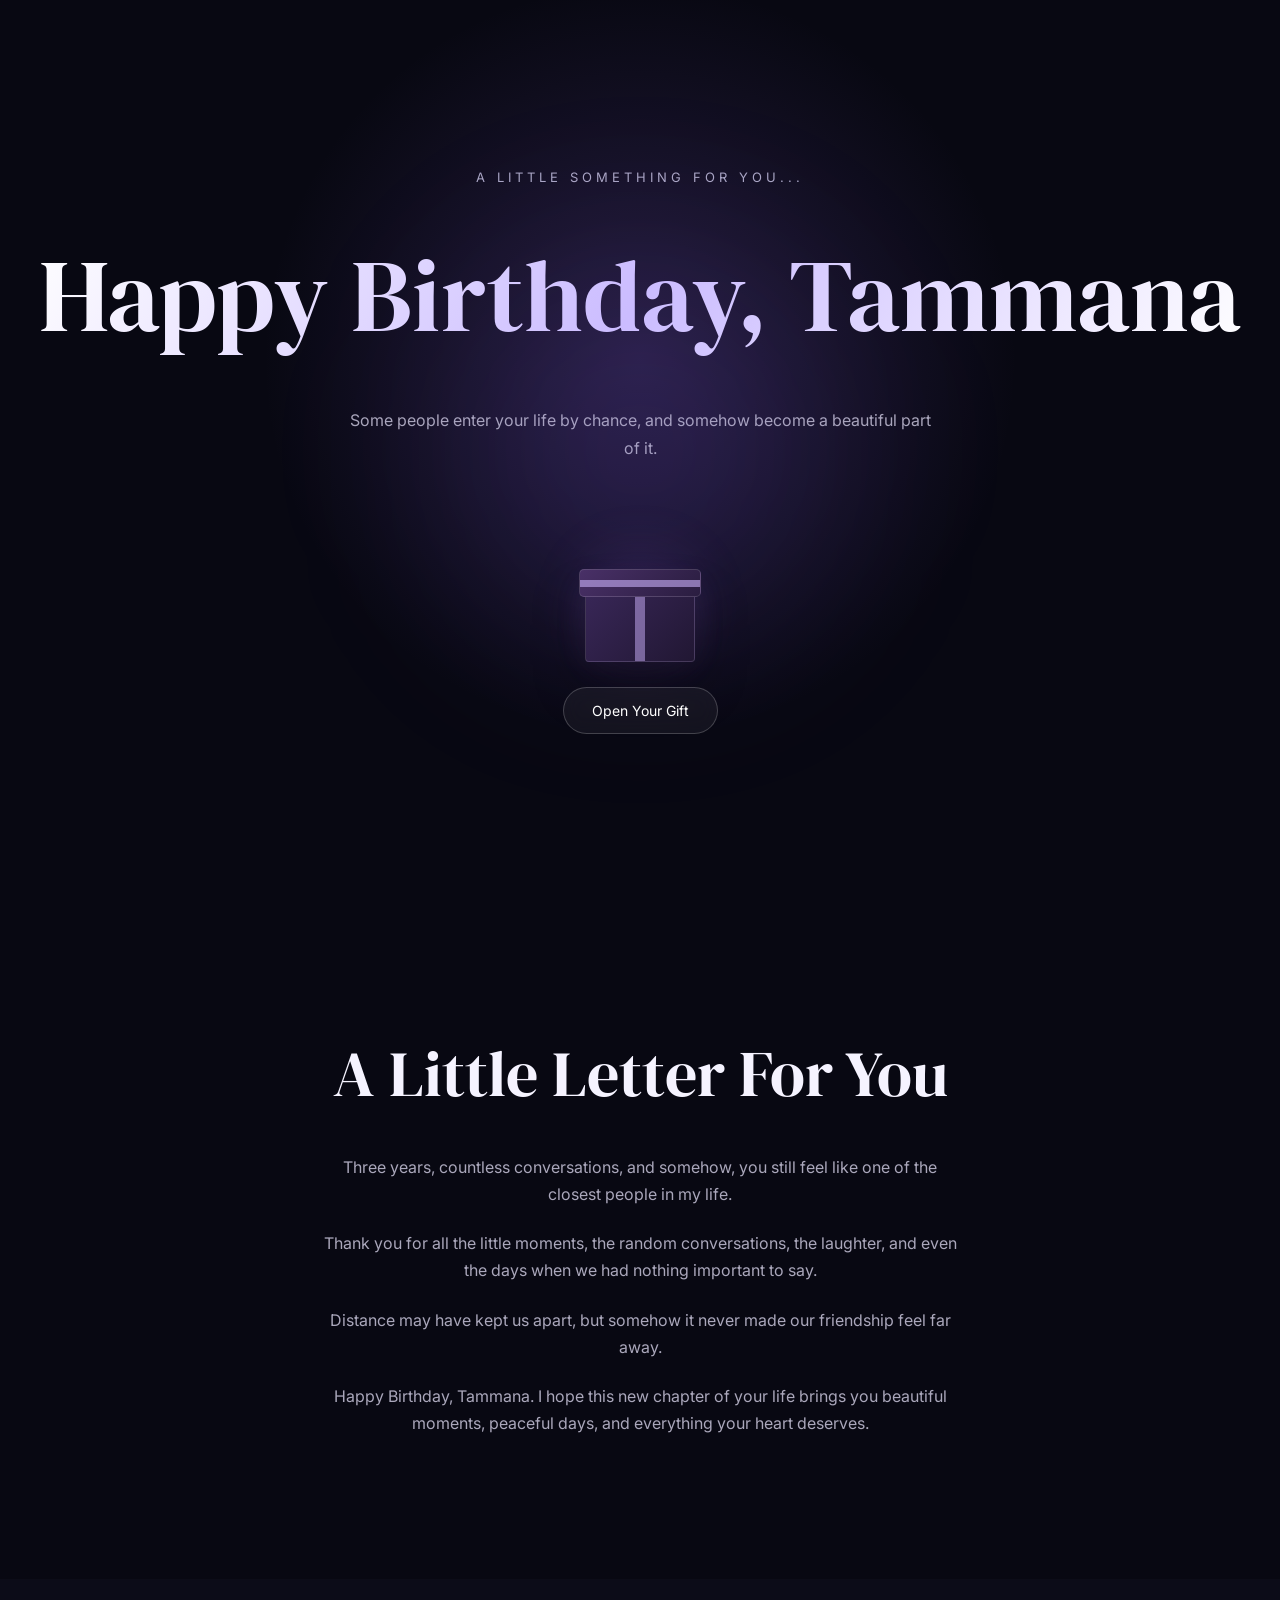
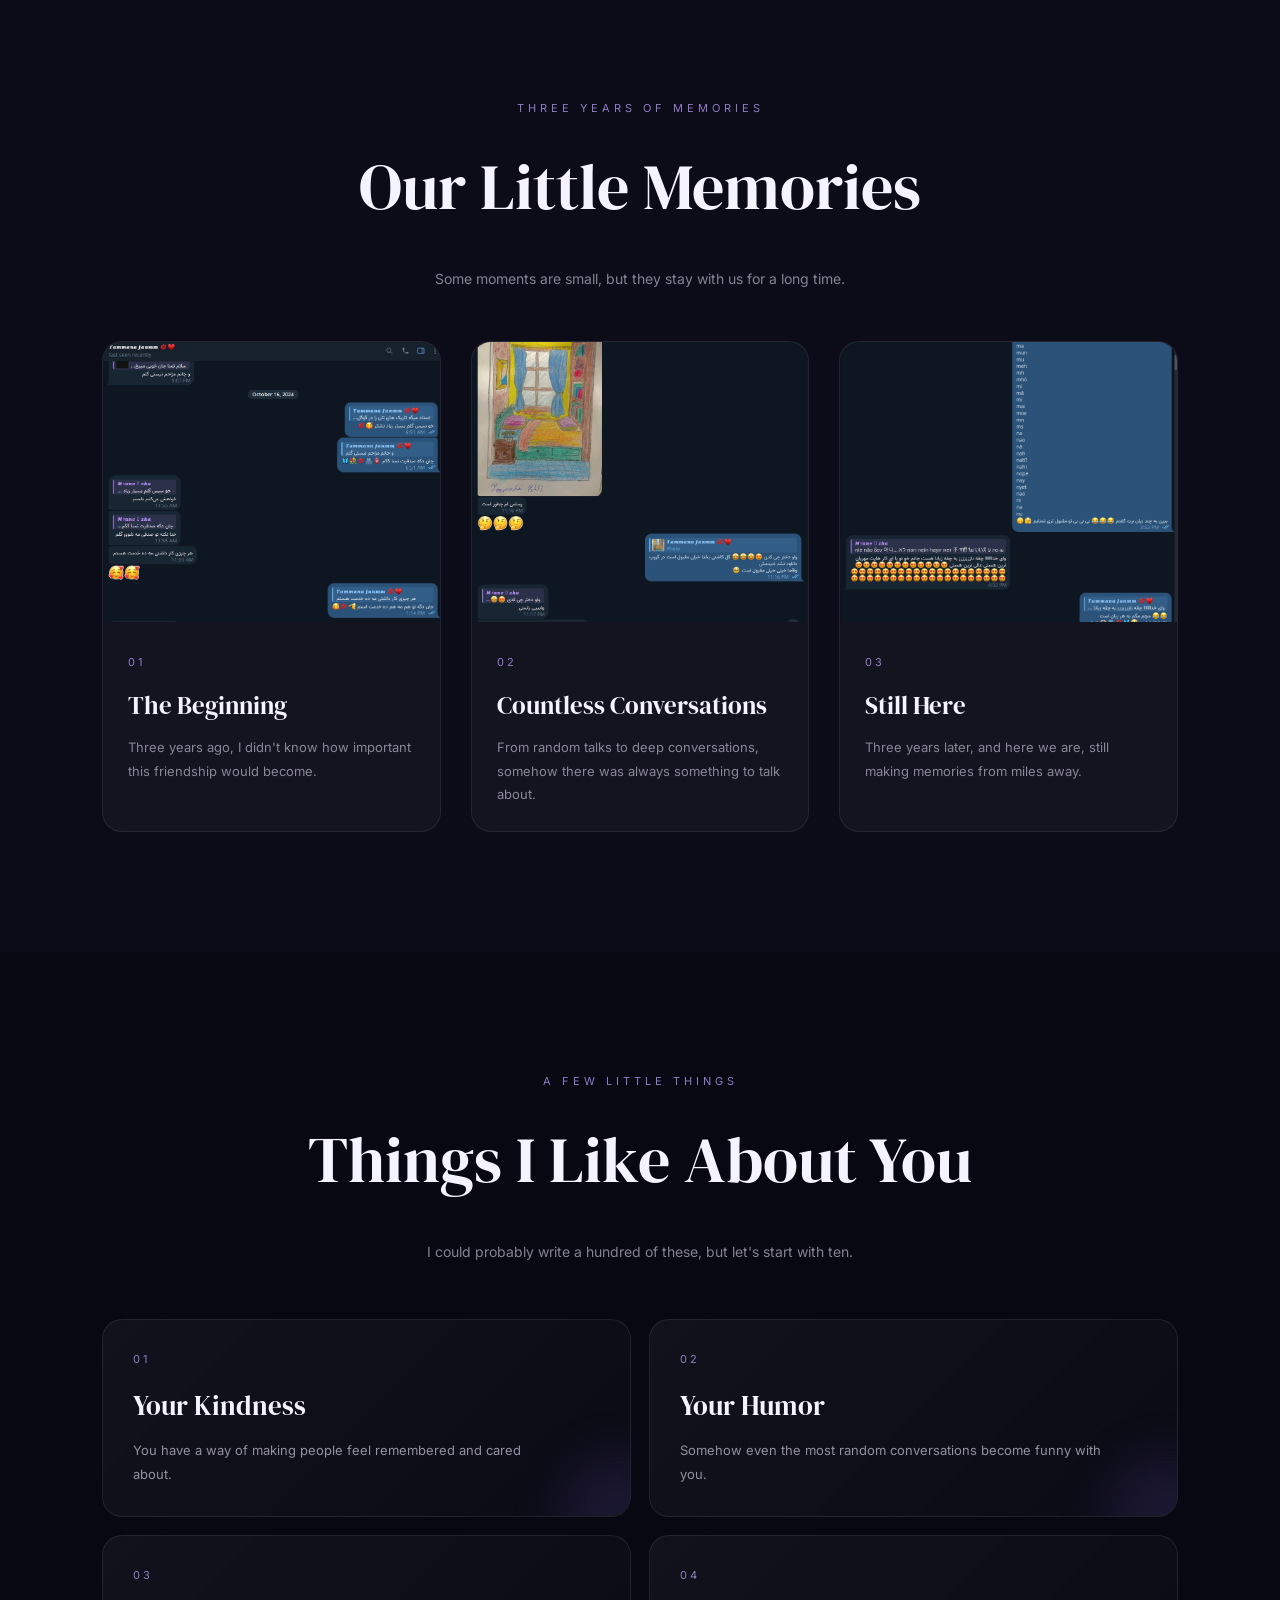
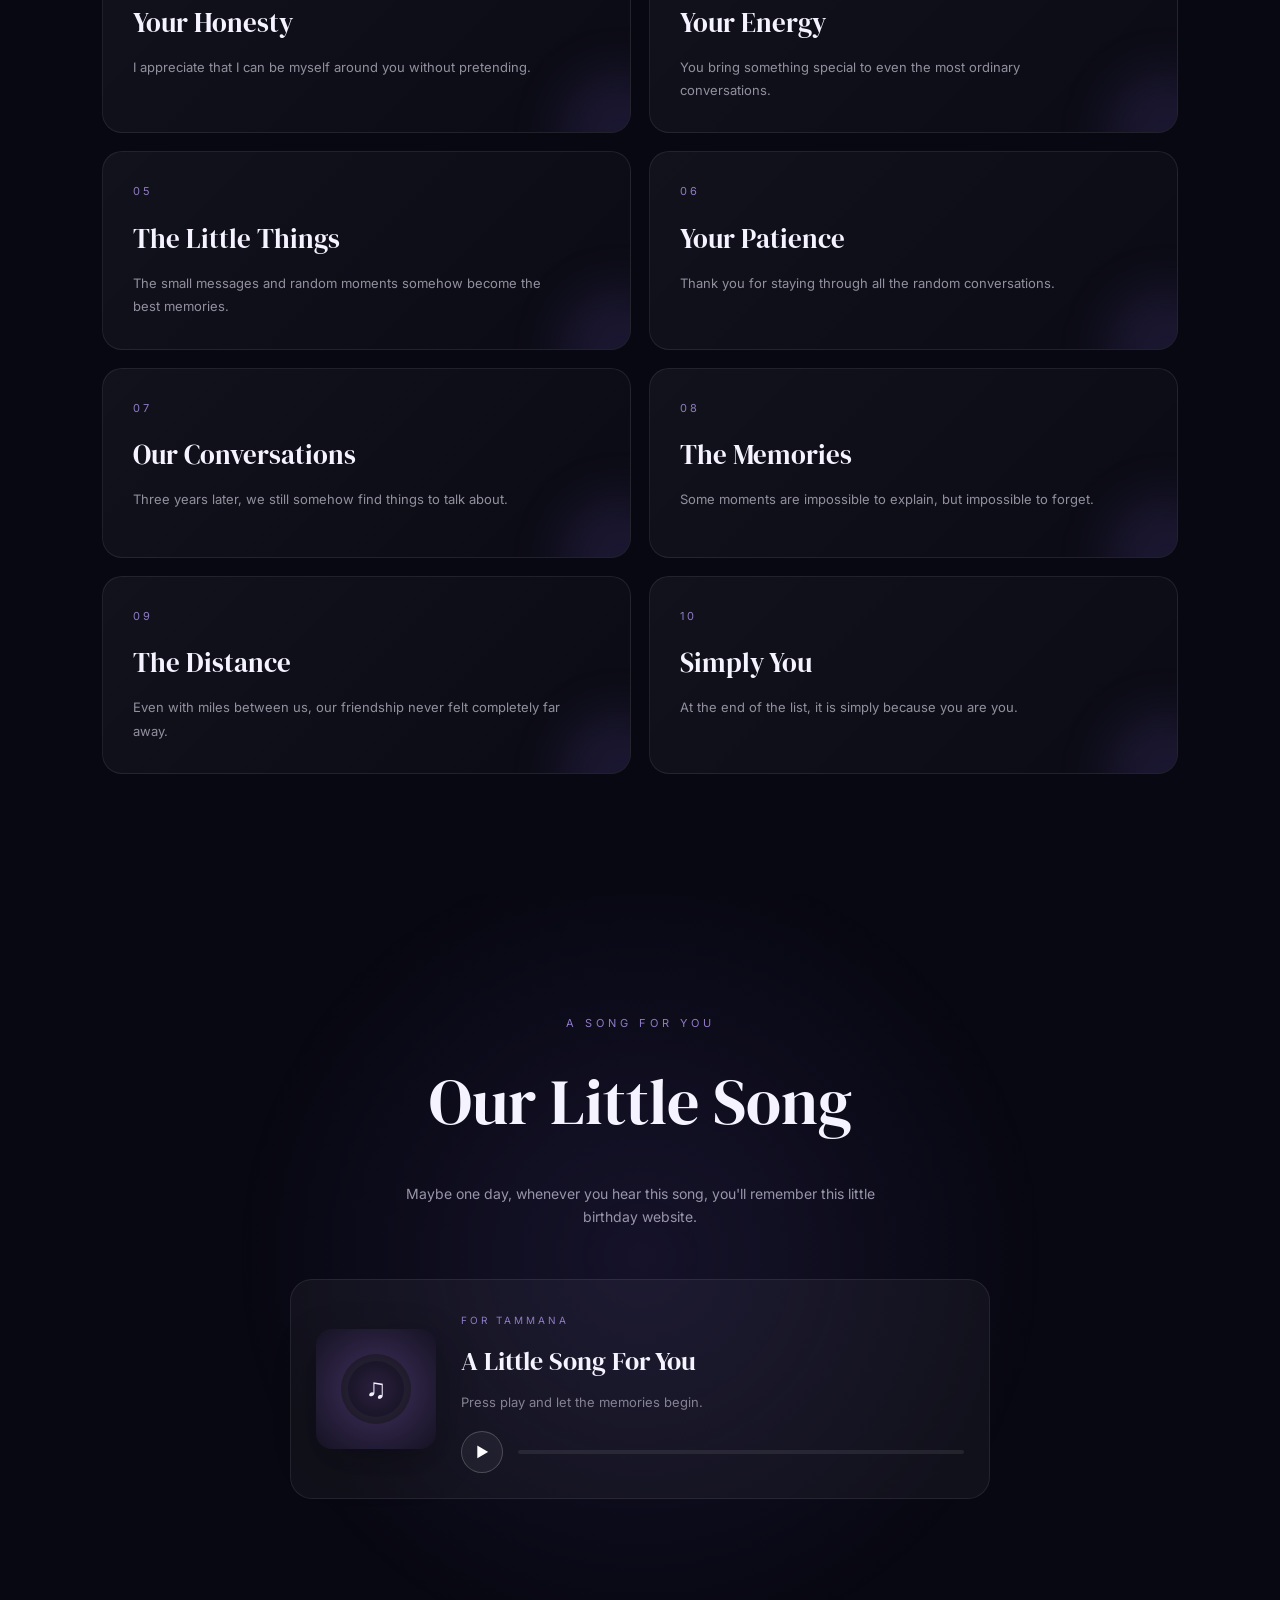
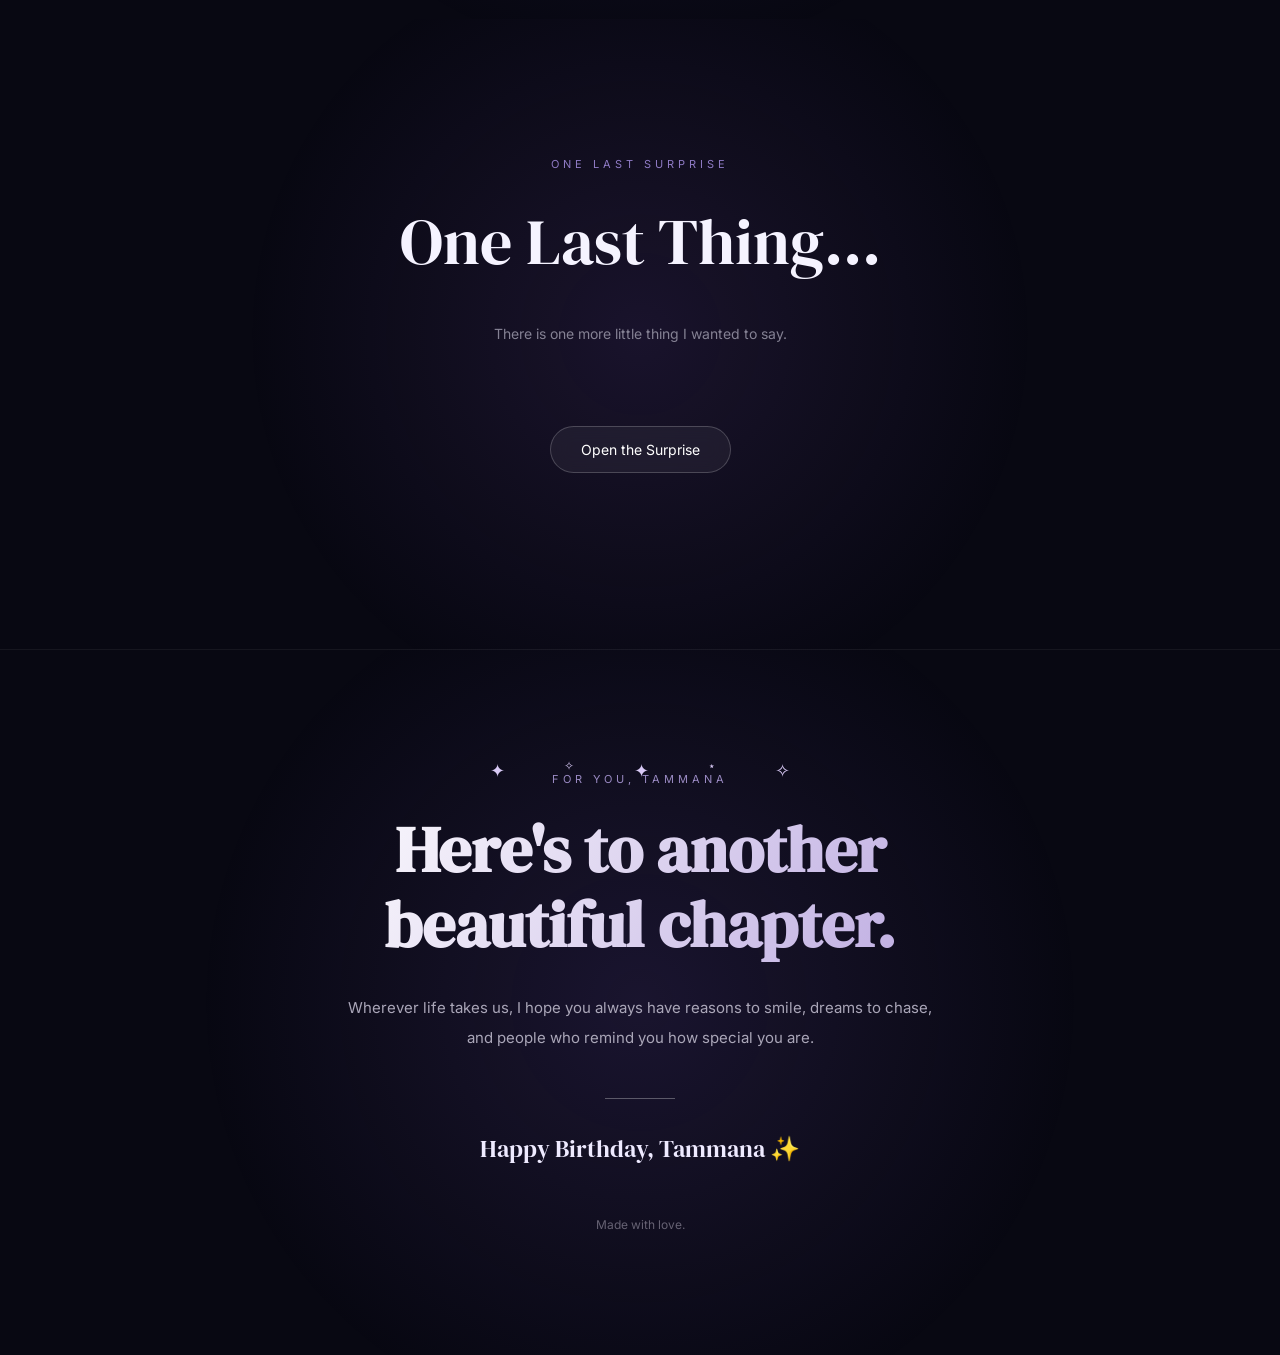
<file: index.html>
<!doctype html>
<html lang="en">

<head>
    <meta charset="UTF-8" />
    <meta name="viewport" content="width=device-width, initial-scale=1.0" />

    <title>For Tammana ✨</title>

    <link rel="stylesheet" href="style.css" />
</head>

<body>

    <div class="stars"></div>


    <!-- =========================
         HERO
    ========================== -->

    <header class="hero">

        <p class="small-text">
            A little something for you...
        </p>

        <h1>
            Happy Birthday, Tammana
        </h1>

        <p class="intro">
            Some people enter your life by chance,
            and somehow become a beautiful part of it.
        </p>


        <!-- Gift Box -->

        <div class="gift-box" id="giftBox">

            <div class="gift-glow"></div>

            <div class="gift-lid">
                <div class="ribbon-horizontal"></div>
            </div>

            <div class="gift-body">
                <div class="ribbon-vertical"></div>
            </div>

            <div class="gift-sparkles">
                <span>✦</span>
                <span>✧</span>
                <span>⋆</span>
                <span>✦</span>
            </div>

        </div>


        <button id="giftButton" type="button">
            Open Your Gift
        </button>

    </header>



    <!-- =========================
         BIRTHDAY LETTER
    ========================== -->

    <section class="letter reveal" id="letter">

        <h2>
            A Little Letter For You
        </h2>

        <p>
            Three years, countless conversations, and somehow,
            you still feel like one of the closest people in my life.
        </p>

        <p>
            Thank you for all the little moments, the random
            conversations, the laughter, and even the days when
            we had nothing important to say.
        </p>

        <p>
            Distance may have kept us apart, but somehow it never
            made our friendship feel far away.
        </p>

        <p>
            Happy Birthday, Tammana. I hope this new chapter of
            your life brings you beautiful moments, peaceful days,
            and everything your heart deserves.
        </p>

    </section>



    <!-- =========================
         MEMORIES
    ========================== -->

    <section class="memories reveal">

        <p class="section-label">
            THREE YEARS OF MEMORIES
        </p>

        <h2>
            Our Little Memories
        </h2>

        <p class="section-intro">
            Some moments are small, but they stay with us
            for a long time.
        </p>


        <div class="memory-container">


            <div class="memory-card">

                <div class="photo">
                    <img
                        src="images/memory1.PNG.png"
                        alt="Our memory"
                    />
                </div>

                <div class="memory-info">

                    <span>01</span>

                    <h3>
                        The Beginning
                    </h3>

                    <p>
                        Three years ago, I didn't know how important
                        this friendship would become.
                    </p>

                </div>

            </div>



            <div class="memory-card">

                <div class="photo">
                    <img
                        src="images/memory2.PNG.png"
                        alt="Our memory"
                    />
                </div>

                <div class="memory-info">

                    <span>02</span>

                    <h3>
                        Countless Conversations
                    </h3>

                    <p>
                        From random talks to deep conversations,
                        somehow there was always something to talk about.
                    </p>

                </div>

            </div>



            <div class="memory-card">

                <div class="photo">
                    <img
                        src="images/memory3.PNG.png"
                        alt="Our memory"
                    />
                </div>

                <div class="memory-info">

                    <span>03</span>

                    <h3>
                        Still Here
                    </h3>

                    <p>
                        Three years later, and here we are,
                        still making memories from miles away.
                    </p>

                </div>

            </div>

        </div>

    </section>



    <!-- =========================
         THINGS I LIKE
    ========================== -->

    <section class="things reveal">

        <p class="section-label">
            A FEW LITTLE THINGS
        </p>

        <h2>
            Things I Like About You
        </h2>

        <p class="section-intro">
            I could probably write a hundred of these,
            but let's start with ten.
        </p>


        <div class="things-container">


            <div class="thing">
                <span>01</span>
                <h3>Your Kindness</h3>
                <p>
                    You have a way of making people feel
                    remembered and cared about.
                </p>
            </div>


            <div class="thing">
                <span>02</span>
                <h3>Your Humor</h3>
                <p>
                    Somehow even the most random conversations
                    become funny with you.
                </p>
            </div>


            <div class="thing">
                <span>03</span>
                <h3>Your Honesty</h3>
                <p>
                    I appreciate that I can be myself around
                    you without pretending.
                </p>
            </div>


            <div class="thing">
                <span>04</span>
                <h3>Your Energy</h3>
                <p>
                    You bring something special to even the
                    most ordinary conversations.
                </p>
            </div>


            <div class="thing">
                <span>05</span>
                <h3>The Little Things</h3>
                <p>
                    The small messages and random moments
                    somehow become the best memories.
                </p>
            </div>


            <div class="thing">
                <span>06</span>
                <h3>Your Patience</h3>
                <p>
                    Thank you for staying through all
                    the random conversations.
                </p>
            </div>


            <div class="thing">
                <span>07</span>
                <h3>Our Conversations</h3>
                <p>
                    Three years later, we still somehow
                    find things to talk about.
                </p>
            </div>


            <div class="thing">
                <span>08</span>
                <h3>The Memories</h3>
                <p>
                    Some moments are impossible to explain,
                    but impossible to forget.
                </p>
            </div>


            <div class="thing">
                <span>09</span>
                <h3>The Distance</h3>
                <p>
                    Even with miles between us, our friendship
                    never felt completely far away.
                </p>
            </div>


            <div class="thing">
                <span>10</span>
                <h3>Simply You</h3>
                <p>
                    At the end of the list, it is simply
                    because you are you.
                </p>
            </div>

        </div>

    </section>



    <!-- =========================
         SONG
    ========================== -->

    <section class="song reveal">

        <p class="section-label">
            A SONG FOR YOU
        </p>

        <h2>
            Our Little Song
        </h2>

        <p class="section-intro">
            Maybe one day, whenever you hear this song,
            you'll remember this little birthday website.
        </p>


        <div class="music-card">

            <div class="music-cover">
                <div class="music-disc">
                    ♫
                </div>
            </div>


            <div class="music-details">

                <span class="music-label">
                    FOR TAMMANA
                </span>

                <h3>
                    A Little Song For You
                </h3>

                <p>
                    Press play and let the memories begin.
                </p>


                <div class="music-controls">

                    <button
                        id="songButton"
                        type="button"
                    >
                        ▶
                    </button>

                    <div class="music-line">
                        <div class="music-progress"></div>
                    </div>

                </div>

            </div>

        </div>


        <!-- No autoplay -->

        <audio
            id="birthdaySong"
            preload="metadata"
        >
            <source
                src="music/birthday-song.mp3.mp3"
                type="audio/mpeg"
            />
        </audio>

    </section>



    <!-- =========================
         SURPRISE
    ========================== -->

    <section class="surprise reveal">

        <p class="section-label">
            ONE LAST SURPRISE
        </p>

        <h2>
            One Last Thing...
        </h2>

        <p class="section-intro">
            There is one more little thing I wanted to say.
        </p>


        <button
            id="surpriseButton"
            type="button"
        >
            Open the Surprise
        </button>


        <div
            id="secretMessage"
            class="secret-message"
        >

            <p>
                Some friendships become special without us
                even noticing. Three years later, I am still
                grateful that I met you.
            </p>

            <p>
                Happy Birthday, Tammana. 🤍
            </p>

        </div>

    </section>



    <!-- =========================
         FINAL
    ========================== -->

    <footer class="final-footer reveal">

        <div class="final-stars">

            ✦
            <span>✧</span>
            ✦
            <span>⋆</span>
            ✧

        </div>


        <p class="final-label">
            FOR YOU, TAMMANA
        </p>


        <h2>
            Here's to another beautiful chapter.
        </h2>


        <p class="final-message">
            Wherever life takes us, I hope you always have
            reasons to smile, dreams to chase, and people
            who remind you how special you are.
        </p>


        <div class="final-line"></div>


        <p class="birthday-wish">
            Happy Birthday, Tammana ✨
        </p>


        <p class="made-with">
            Made with love.
        </p>

    </footer>



    <script src="script.js"></script>

</body>

</html>
</file>
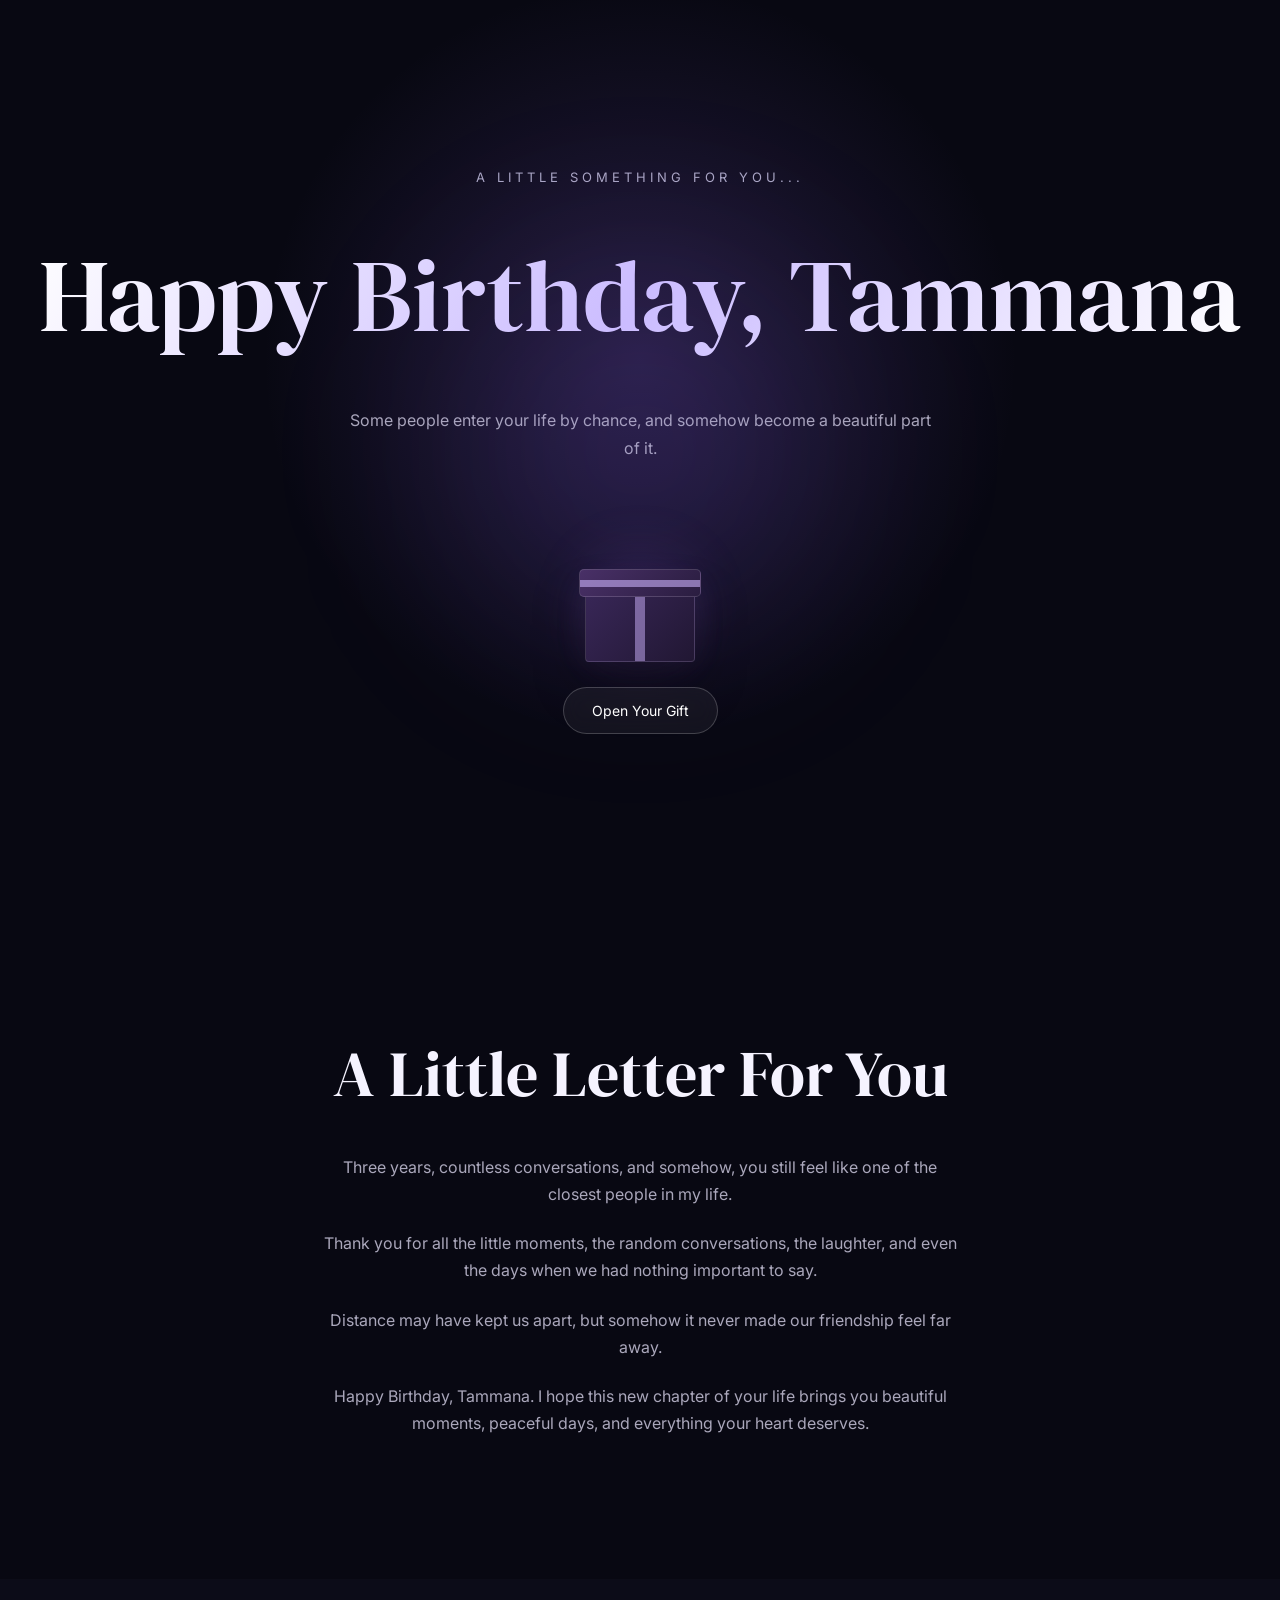
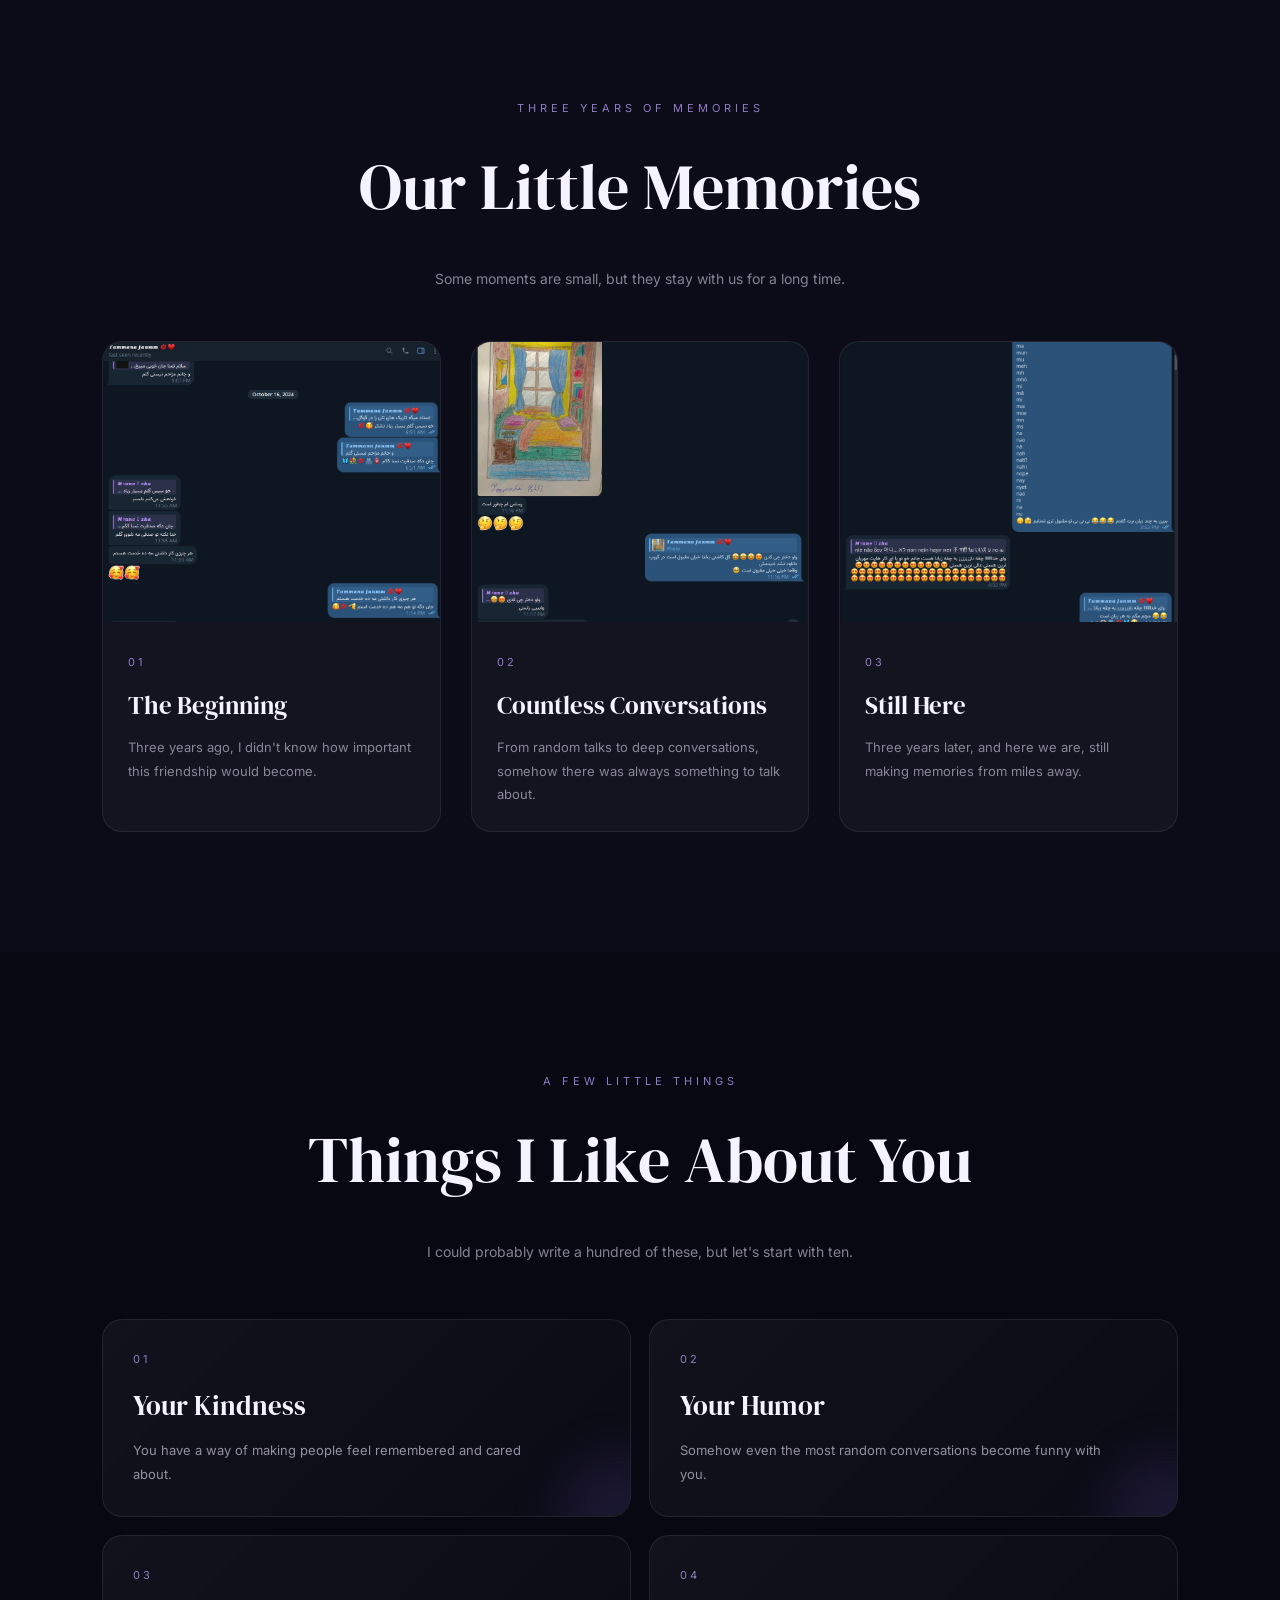
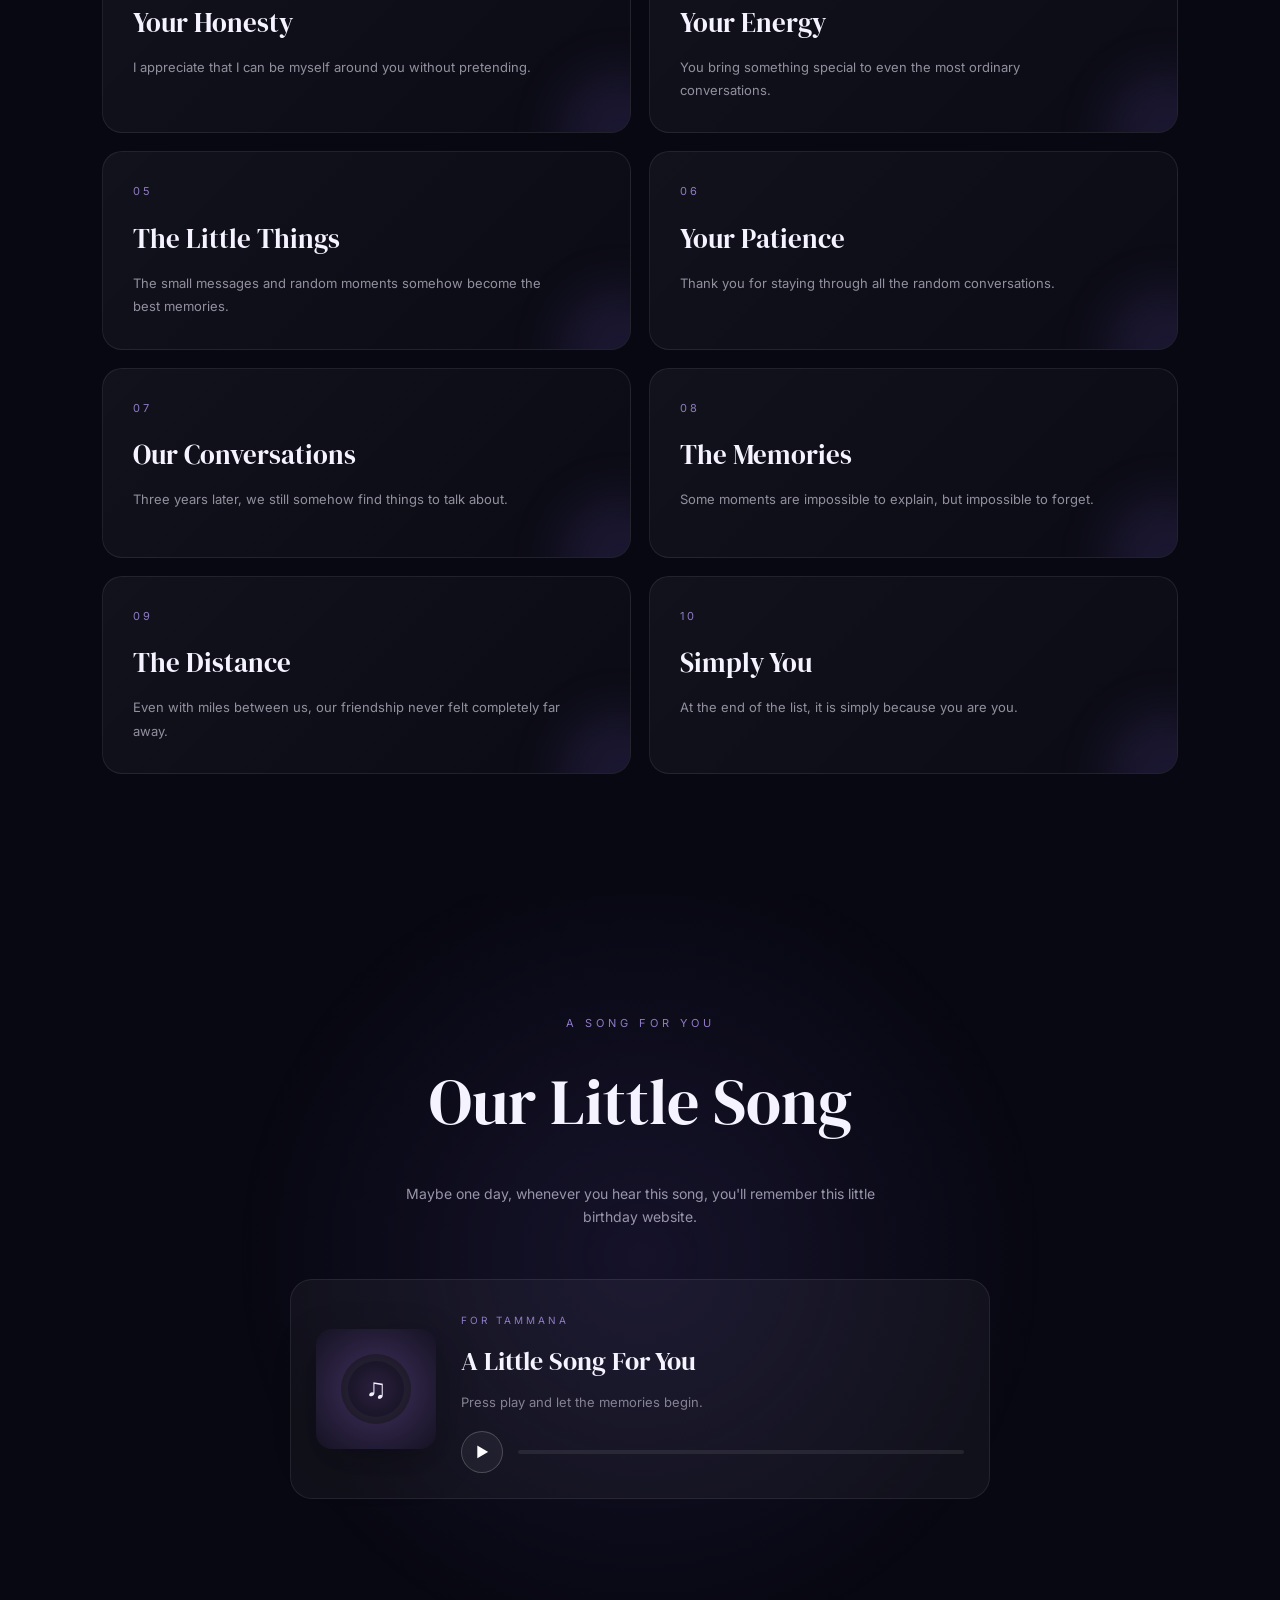
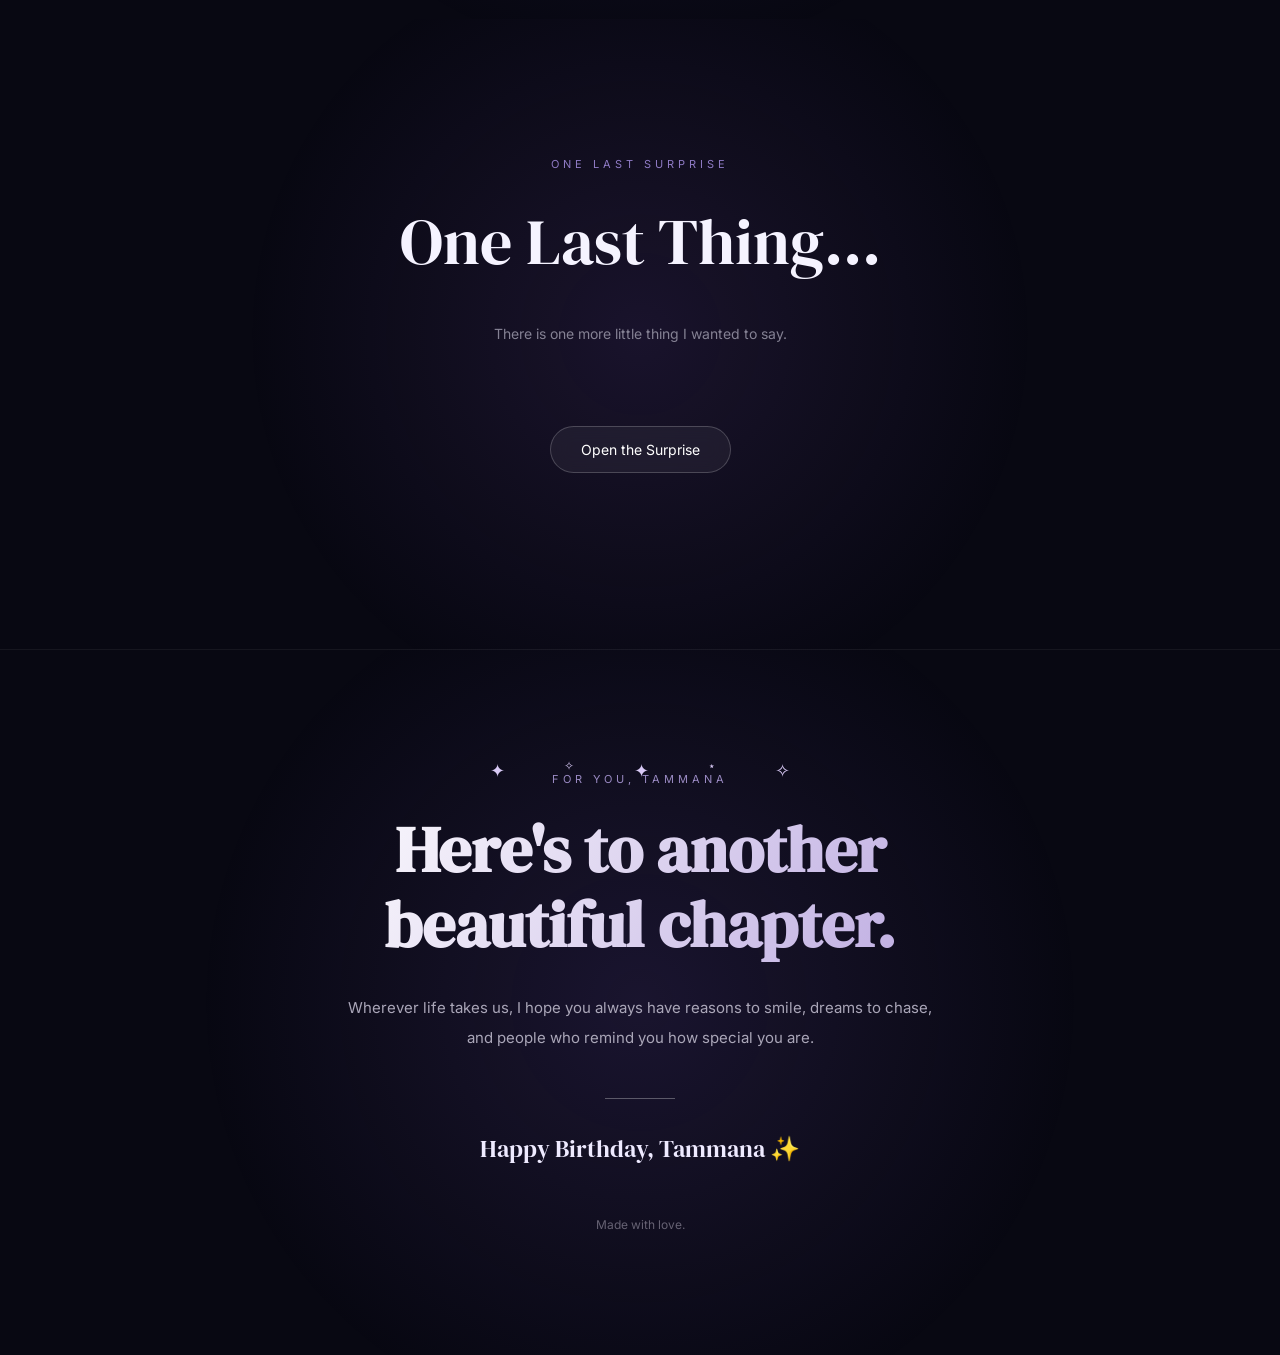
<file: tammana-birthday/index.html>
<!doctype html>
<html lang="en">

<head>
    <meta charset="UTF-8" />
    <meta name="viewport" content="width=device-width, initial-scale=1.0" />

    <title>For Tammana ✨</title>

    <link rel="stylesheet" href="style.css" />
</head>

<body>

    <div class="stars"></div>


    <!-- =========================
         HERO
    ========================== -->

    <header class="hero">

        <p class="small-text">
            A little something for you...
        </p>

        <h1>
            Happy Birthday, Tammana
        </h1>

        <p class="intro">
            Some people enter your life by chance,
            and somehow become a beautiful part of it.
        </p>


        <!-- Gift Box -->

        <div class="gift-box" id="giftBox">

            <div class="gift-glow"></div>

            <div class="gift-lid">
                <div class="ribbon-horizontal"></div>
            </div>

            <div class="gift-body">
                <div class="ribbon-vertical"></div>
            </div>

            <div class="gift-sparkles">
                <span>✦</span>
                <span>✧</span>
                <span>⋆</span>
                <span>✦</span>
            </div>

        </div>


        <button id="giftButton" type="button">
            Open Your Gift
        </button>

    </header>



    <!-- =========================
         BIRTHDAY LETTER
    ========================== -->

    <section class="letter reveal" id="letter">

        <h2>
            A Little Letter For You
        </h2>

        <p>
            Three years, countless conversations, and somehow,
            you still feel like one of the closest people in my life.
        </p>

        <p>
            Thank you for all the little moments, the random
            conversations, the laughter, and even the days when
            we had nothing important to say.
        </p>

        <p>
            Distance may have kept us apart, but somehow it never
            made our friendship feel far away.
        </p>

        <p>
            Happy Birthday, Tammana. I hope this new chapter of
            your life brings you beautiful moments, peaceful days,
            and everything your heart deserves.
        </p>

    </section>



    <!-- =========================
         MEMORIES
    ========================== -->

    <section class="memories reveal">

        <p class="section-label">
            THREE YEARS OF MEMORIES
        </p>

        <h2>
            Our Little Memories
        </h2>

        <p class="section-intro">
            Some moments are small, but they stay with us
            for a long time.
        </p>


        <div class="memory-container">


            <div class="memory-card">

                <div class="photo">
                    <img
                        src="images/memory1.PNG.png"
                        alt="Our memory"
                    />
                </div>

                <div class="memory-info">

                    <span>01</span>

                    <h3>
                        The Beginning
                    </h3>

                    <p>
                        Three years ago, I didn't know how important
                        this friendship would become.
                    </p>

                </div>

            </div>



            <div class="memory-card">

                <div class="photo">
                    <img
                        src="images/memory2.PNG.png"
                        alt="Our memory"
                    />
                </div>

                <div class="memory-info">

                    <span>02</span>

                    <h3>
                        Countless Conversations
                    </h3>

                    <p>
                        From random talks to deep conversations,
                        somehow there was always something to talk about.
                    </p>

                </div>

            </div>



            <div class="memory-card">

                <div class="photo">
                    <img
                        src="images/memory3.PNG.png"
                        alt="Our memory"
                    />
                </div>

                <div class="memory-info">

                    <span>03</span>

                    <h3>
                        Still Here
                    </h3>

                    <p>
                        Three years later, and here we are,
                        still making memories from miles away.
                    </p>

                </div>

            </div>

        </div>

    </section>



    <!-- =========================
         THINGS I LIKE
    ========================== -->

    <section class="things reveal">

        <p class="section-label">
            A FEW LITTLE THINGS
        </p>

        <h2>
            Things I Like About You
        </h2>

        <p class="section-intro">
            I could probably write a hundred of these,
            but let's start with ten.
        </p>


        <div class="things-container">


            <div class="thing">
                <span>01</span>
                <h3>Your Kindness</h3>
                <p>
                    You have a way of making people feel
                    remembered and cared about.
                </p>
            </div>


            <div class="thing">
                <span>02</span>
                <h3>Your Humor</h3>
                <p>
                    Somehow even the most random conversations
                    become funny with you.
                </p>
            </div>


            <div class="thing">
                <span>03</span>
                <h3>Your Honesty</h3>
                <p>
                    I appreciate that I can be myself around
                    you without pretending.
                </p>
            </div>


            <div class="thing">
                <span>04</span>
                <h3>Your Energy</h3>
                <p>
                    You bring something special to even the
                    most ordinary conversations.
                </p>
            </div>


            <div class="thing">
                <span>05</span>
                <h3>The Little Things</h3>
                <p>
                    The small messages and random moments
                    somehow become the best memories.
                </p>
            </div>


            <div class="thing">
                <span>06</span>
                <h3>Your Patience</h3>
                <p>
                    Thank you for staying through all
                    the random conversations.
                </p>
            </div>


            <div class="thing">
                <span>07</span>
                <h3>Our Conversations</h3>
                <p>
                    Three years later, we still somehow
                    find things to talk about.
                </p>
            </div>


            <div class="thing">
                <span>08</span>
                <h3>The Memories</h3>
                <p>
                    Some moments are impossible to explain,
                    but impossible to forget.
                </p>
            </div>


            <div class="thing">
                <span>09</span>
                <h3>The Distance</h3>
                <p>
                    Even with miles between us, our friendship
                    never felt completely far away.
                </p>
            </div>


            <div class="thing">
                <span>10</span>
                <h3>Simply You</h3>
                <p>
                    At the end of the list, it is simply
                    because you are you.
                </p>
            </div>

        </div>

    </section>



    <!-- =========================
         SONG
    ========================== -->

    <section class="song reveal">

        <p class="section-label">
            A SONG FOR YOU
        </p>

        <h2>
            Our Little Song
        </h2>

        <p class="section-intro">
            Maybe one day, whenever you hear this song,
            you'll remember this little birthday website.
        </p>


        <div class="music-card">

            <div class="music-cover">
                <div class="music-disc">
                    ♫
                </div>
            </div>


            <div class="music-details">

                <span class="music-label">
                    FOR TAMMANA
                </span>

                <h3>
                    A Little Song For You
                </h3>

                <p>
                    Press play and let the memories begin.
                </p>


                <div class="music-controls">

                    <button
                        id="songButton"
                        type="button"
                    >
                        ▶
                    </button>

                    <div class="music-line">
                        <div class="music-progress"></div>
                    </div>

                </div>

            </div>

        </div>


        <!-- No autoplay -->

        <audio
            id="birthdaySong"
            preload="metadata"
        >
            <source
                src="music/birthday-song.mp3.mp3"
                type="audio/mpeg"
            />
        </audio>

    </section>



    <!-- =========================
         SURPRISE
    ========================== -->

    <section class="surprise reveal">

        <p class="section-label">
            ONE LAST SURPRISE
        </p>

        <h2>
            One Last Thing...
        </h2>

        <p class="section-intro">
            There is one more little thing I wanted to say.
        </p>


        <button
            id="surpriseButton"
            type="button"
        >
            Open the Surprise
        </button>


        <div
            id="secretMessage"
            class="secret-message"
        >

            <p>
                Some friendships become special without us
                even noticing. Three years later, I am still
                grateful that I met you.
            </p>

            <p>
                Happy Birthday, Tammana. 🤍
            </p>

        </div>

    </section>



    <!-- =========================
         FINAL
    ========================== -->

    <footer class="final-footer reveal">

        <div class="final-stars">

            ✦
            <span>✧</span>
            ✦
            <span>⋆</span>
            ✧

        </div>


        <p class="final-label">
            FOR YOU, TAMMANA
        </p>


        <h2>
            Here's to another beautiful chapter.
        </h2>


        <p class="final-message">
            Wherever life takes us, I hope you always have
            reasons to smile, dreams to chase, and people
            who remind you how special you are.
        </p>


        <div class="final-line"></div>


        <p class="birthday-wish">
            Happy Birthday, Tammana ✨
        </p>


        <p class="made-with">
            Made with love.
        </p>

    </footer>



    <script src="script.js"></script>

</body>

</html>
</file>
<file: style.css>
@import url('https://fonts.googleapis.com/css2?family=DM+Serif+Display&family=Inter:wght@300;400;500;600&display=swap');


/* =========================
   GENERAL
========================= */

* {
    margin: 0;
    padding: 0;
    box-sizing: border-box;
}

html {
    scroll-behavior: smooth;
}

body {
    background: #080812;
    color: #f5f3ff;

    font-family: 'Inter', sans-serif;

    line-height: 1.7;

    overflow-x: hidden;
}


/* =========================
   STARS
========================= */

.stars {
    position: fixed;

    inset: 0;

    pointer-events: none;

    z-index: 0;

    overflow: hidden;
}

.stars::before,
.stars::after {
    content: "";

    position: absolute;

    width: 3px;
    height: 3px;

    background: white;

    border-radius: 50%;

    box-shadow:
        20vw 10vh white,
        35vw 25vh #b9a7ff,
        50vw 5vh white,
        65vw 35vh #d7ceff,
        80vw 15vh white,
        90vw 60vh #b9a7ff,
        10vw 70vh white,
        25vw 85vh #d7ceff,
        45vw 65vh white,
        70vw 80vh #b9a7ff,
        85vw 90vh white,
        5vw 40vh #d7ceff;

    animation:
        twinkle 4s infinite alternate;
}

.stars::after {
    width: 2px;
    height: 2px;

    opacity: 0.6;

    animation-delay: 2s;

    transform: scale(1.5);
}

@keyframes twinkle {

    0% {
        opacity: 0.25;
        transform: translateY(0);
    }

    50% {
        opacity: 0.8;
    }

    100% {
        opacity: 0.35;
        transform: translateY(-15px);
    }

}


/* =========================
   HERO
========================= */

.hero {
    position: relative;

    z-index: 1;

    min-height: 100vh;

    display: flex;

    flex-direction: column;

    justify-content: center;

    align-items: center;

    text-align: center;

    padding: 40px 20px;

    background:
        radial-gradient(
            circle at 50% 40%,
            rgba(125, 90, 200, 0.25),
            transparent 45%
        ),
        #080812;
}

.hero::before {
    content: "";

    position: absolute;

    width: 350px;
    height: 350px;

    background:
        rgba(130, 90, 255, 0.12);

    filter: blur(100px);

    border-radius: 50%;

    animation:
        glow 6s ease-in-out infinite alternate;

    pointer-events: none;
}

@keyframes glow {

    from {
        transform: scale(0.8);
        opacity: 0.4;
    }

    to {
        transform: scale(1.2);
        opacity: 0.8;
    }

}


/* Hero text */

.small-text {
    font-size: 13px;

    letter-spacing: 4px;

    text-transform: uppercase;

    color: #aaa6c5;

    margin-bottom: 20px;
}

.hero h1 {
    font-family:
        'DM Serif Display',
        serif;

    font-size:
        clamp(3rem, 8vw, 7rem);

    font-weight: 400;

    margin-bottom: 25px;

    background:
        linear-gradient(
            120deg,
            #ffffff,
            #cbbcff,
            #ffffff
        );

    -webkit-background-clip: text;
    -webkit-text-fill-color: transparent;

    animation:
        titleReveal 2s ease forwards;
}

@keyframes titleReveal {

    from {
        opacity: 0;

        transform:
            translateY(25px);

        letter-spacing: 8px;
    }

    to {
        opacity: 1;

        transform:
            translateY(0);

        letter-spacing: normal;
    }

}

.intro {
    max-width: 600px;

    color: #aaa7bb;

    font-size: 16px;

    margin-bottom: 40px;
}


/* =========================
   BUTTON
========================= */

button {
    border: 1px solid
        rgba(255, 255, 255, 0.2);

    background:
        rgba(255, 255, 255, 0.05);

    color: white;

    padding: 14px 28px;

    border-radius: 50px;

    font-family: inherit;

    font-size: 14px;

    cursor: pointer;

    transition: 0.3s ease;

    backdrop-filter: blur(10px);
}

button:hover {
    transform: translateY(-4px);

    background:
        rgba(150, 120, 255, 0.2);

    border-color:
        rgba(200, 180, 255, 0.5);

    box-shadow:
        0 10px 40px
        rgba(120, 90, 255, 0.2);
}

#giftButton {
    animation:
        buttonGlow 3s infinite;
}

@keyframes buttonGlow {

    0% {
        box-shadow:
            0 0 0
            rgba(140, 110, 255, 0);
    }

    50% {
        box-shadow:
            0 0 30px
            rgba(140, 110, 255, 0.25);
    }

    100% {
        box-shadow:
            0 0 0
            rgba(140, 110, 255, 0);
    }

}


/* =========================
   GIFT BOX
========================= */

.gift-box {
    position: relative;

    width: 130px;
    height: 115px;

    margin: 45px auto 25px;

    cursor: pointer;

    animation:
        giftFloat 3s ease-in-out infinite;
}

.gift-body {
    position: absolute;

    bottom: 0;
    left: 10px;

    width: 110px;
    height: 75px;

    border-radius: 4px;

    background:
        linear-gradient(
            135deg,
            #392758,
            #211733
        );

    border:
        1px solid
        rgba(255, 255, 255, 0.12);

    box-shadow:
        0 20px 50px
        rgba(0, 0, 0, 0.4),

        0 0 30px
        rgba(130, 90, 190, 0.15);

    overflow: hidden;
}

.gift-lid {
    position: absolute;

    top: 22px;
    left: 4px;

    width: 122px;
    height: 28px;

    border-radius: 5px;

    background:
        linear-gradient(
            135deg,
            #493067,
            #2a1d40
        );

    border:
        1px solid
        rgba(255, 255, 255, 0.14);

    z-index: 3;

    transition:
        transform 0.8s ease,
        top 0.8s ease;
}


/* Ribbons */

.ribbon-horizontal {
    position: absolute;

    left: 0;
    top: 10px;

    width: 100%;
    height: 7px;

    background:
        rgba(190, 165, 235, 0.65);
}

.ribbon-vertical {
    position: absolute;

    left: 50%;
    top: 0;

    width: 10px;
    height: 100%;

    transform:
        translateX(-50%);

    background:
        rgba(190, 165, 235, 0.55);
}


/* Glow */

.gift-glow {
    position: absolute;

    width: 120px;
    height: 120px;

    top: 5px;
    left: 5px;

    border-radius: 50%;

    background:
        rgba(150, 100, 220, 0.15);

    filter: blur(25px);

    animation:
        giftGlow 2s ease-in-out infinite alternate;
}

@keyframes giftGlow {

    from {
        opacity: 0.4;
        transform: scale(0.9);
    }

    to {
        opacity: 1;
        transform: scale(1.1);
    }

}


/* Open */

.gift-box.open .gift-lid {
    top: -15px;

    transform:
        rotate(-8deg)
        translateX(-8px);
}


/* Sparkles */

.gift-sparkles {
    position: absolute;

    inset: -35px;

    pointer-events: none;

    opacity: 0;

    transition:
        opacity 0.4s ease;
}

.gift-sparkles span {
    position: absolute;

    color: #ddd0f5;

    font-size: 15px;

    animation:
        sparkle 1.5s ease-out forwards;
}

.gift-sparkles span:nth-child(1) {
    top: 5px;
    left: 25px;
}

.gift-sparkles span:nth-child(2) {
    top: 20px;
    right: 10px;
}

.gift-sparkles span:nth-child(3) {
    bottom: 20px;
    left: 5px;
}

.gift-sparkles span:nth-child(4) {
    bottom: 5px;
    right: 30px;
}

.gift-box.open .gift-sparkles {
    opacity: 1;
}

@keyframes sparkle {

    from {
        opacity: 0;

        transform:
            scale(0)
            translateY(10px);
    }

    to {
        opacity: 1;

        transform:
            scale(1.2)
            translateY(-15px);
    }

}

@keyframes giftFloat {

    0%, 100% {
        transform: translateY(0);
    }

    50% {
        transform: translateY(-8px);
    }

}


/* =========================
   SECTIONS
========================= */

section {
    position: relative;

    z-index: 1;

    padding: 120px 8%;

    text-align: center;
}

section h2 {
    font-family:
        'DM Serif Display',
        serif;

    font-size:
        clamp(2.2rem, 5vw, 4rem);

    font-weight: 400;

    margin-bottom: 25px;
}

.section-label {
    color: #8f7bc5;

    font-size: 11px;

    letter-spacing: 4px;

    margin-bottom: 15px;
}

.section-intro {
    max-width: 500px;

    margin: 0 auto 50px;

    color: #858294;

    font-size: 14px;
}


/* =========================
   LETTER
========================= */

.letter {
    max-width: 900px;

    margin: auto;
}

.letter p {
    max-width: 650px;

    margin:
        0 auto 22px;

    color: #aaa7bb;

    font-size: 16px;
}


/* =========================
   MEMORIES
========================= */

.memories {
    background: #0c0c18;
}

.memory-container {
    max-width: 1100px;

    margin: 0 auto;

    display: grid;

    grid-template-columns:
        repeat(3, 1fr);

    gap: 30px;
}

.memory-card {
    background:
        rgba(255, 255, 255, 0.035);

    border:
        1px solid
        rgba(255, 255, 255, 0.08);

    border-radius: 20px;

    overflow: hidden;

    text-align: left;

    transition:
        transform 0.5s ease,
        border-color 0.5s ease,
        box-shadow 0.5s ease;
}

.memory-card:hover {
    transform:
        translateY(-12px);

    border-color:
        rgba(180, 150, 255, 0.35);

    box-shadow:
        0 20px 60px
        rgba(0, 0, 0, 0.3);
}

.photo {
    width: 100%;
    height: 280px;

    overflow: hidden;

    background: #11101d;
}

.photo img {
    width: 100%;
    height: 100%;

    object-fit: cover;

    display: block;

    transition:
        transform 0.7s ease;
}

.memory-card:hover
.photo img {
    transform:
        scale(1.06);
}

.memory-info {
    padding: 25px;
}

.memory-info span {
    color: #8f7bc5;

    font-size: 11px;

    letter-spacing: 3px;
}

.memory-info h3 {
    margin: 10px 0;

    font-family:
        'DM Serif Display',
        serif;

    font-size: 25px;

    font-weight: 400;
}

.memory-info p {
    color: #898696;

    font-size: 13px;

    line-height: 1.8;
}


/* =========================
   THINGS
========================= */

.things-container {
    max-width: 1100px;

    margin: 55px auto 0;

    display: grid;

    grid-template-columns:
        repeat(2, 1fr);

    gap: 18px;

    text-align: left;
}

.thing {
    position: relative;

    min-height: 190px;

    padding: 30px;

    background:
        linear-gradient(
            135deg,
            rgba(255, 255, 255, 0.045),
            rgba(255, 255, 255, 0.015)
        );

    border:
        1px solid
        rgba(255, 255, 255, 0.08);

    border-radius: 20px;

    overflow: hidden;

    transition:
        transform 0.4s ease,
        border-color 0.4s ease,
        background 0.4s ease;
}

.thing::before {
    content: "";

    position: absolute;

    width: 120px;
    height: 120px;

    right: -50px;
    bottom: -60px;

    background:
        rgba(140, 110, 255, 0.12);

    border-radius: 50%;

    filter: blur(25px);

    transition: 0.5s ease;
}

.thing:hover {
    transform:
        translateY(-7px);

    border-color:
        rgba(170, 145, 255, 0.35);

    background:
        rgba(255, 255, 255, 0.065);
}

.thing:hover::before {
    transform: scale(2);
}

.thing span {
    display: block;

    color: #8e7cc3;

    font-size: 11px;

    letter-spacing: 3px;

    margin-bottom: 15px;
}

.thing h3 {
    font-family:
        'DM Serif Display',
        serif;

    font-size: 27px;

    font-weight: 400;

    margin-bottom: 10px;
}

.thing p {
    max-width: 430px;

    color: #92909f;

    font-size: 13px;

    line-height: 1.8;
}


/* =========================
   SONG
========================= */

.song {
    background:
        radial-gradient(
            circle at center,
            rgba(100, 80, 180, 0.15),
            transparent 55%
        );
}

.song > p:not(.section-label) {
    color: #9995aa;
}


/* Music Card */

.music-card {
    max-width: 700px;

    margin: 50px auto 0;

    padding: 25px;

    display: flex;

    align-items: center;

    gap: 25px;

    text-align: left;

    background:
        rgba(255, 255, 255, 0.04);

    border:
        1px solid
        rgba(255, 255, 255, 0.08);

    border-radius: 22px;

    transition: 0.4s ease;
}

.music-card:hover {
    border-color:
        rgba(180, 150, 255, 0.3);

    transform:
        translateY(-5px);
}

.music-cover {
    width: 120px;
    height: 120px;

    flex-shrink: 0;

    display: flex;

    align-items: center;
    justify-content: center;

    border-radius: 16px;

    background:
        radial-gradient(
            circle,
            #40305e,
            #151222
        );

    box-shadow:
        0 15px 40px
        rgba(0, 0, 0, 0.3);
}

.music-disc {
    width: 70px;
    height: 70px;

    display: flex;

    align-items: center;
    justify-content: center;

    border-radius: 50%;

    font-size: 28px;

    background:
        radial-gradient(
            circle,
            #2a203e,
            #0e0d17
        );

    box-shadow:
        inset 0 0 0 7px
        rgba(255, 255, 255, 0.04);
}

.music-card.playing
.music-disc {
    animation:
        discSpin 4s linear infinite;
}

@keyframes discSpin {

    to {
        transform: rotate(360deg);
    }

}

.music-details {
    flex: 1;
}

.music-label {
    color: #8f7bc5;

    font-size: 10px;

    letter-spacing: 3px;
}

.music-details h3 {
    font-family:
        'DM Serif Display',
        serif;

    font-size: 26px;

    font-weight: 400;

    margin: 7px 0;
}

.music-details p {
    color: #858294;

    font-size: 13px;

    margin-bottom: 18px;
}

.music-controls {
    display: flex;

    align-items: center;

    gap: 15px;
}

#songButton {
    width: 42px;
    height: 42px;

    padding: 0;

    display: flex;

    align-items: center;
    justify-content: center;

    border-radius: 50%;

    flex-shrink: 0;
}

.music-line {
    flex: 1;

    height: 4px;

    background:
        rgba(255, 255, 255, 0.08);

    border-radius: 10px;

    overflow: hidden;
}

.music-progress {
    width: 0%;

    height: 100%;

    background:
        linear-gradient(
            90deg,
            #8f7bc5,
            #d4c8ef
        );

    transition:
        width 0.15s linear;
}


/* =========================
   SURPRISE
========================= */

.surprise {
    min-height: 70vh;

    display: flex;

    flex-direction: column;

    align-items: center;

    justify-content: center;

    background:
        radial-gradient(
            circle at center,
            rgba(120, 80, 180, 0.16),
            transparent 55%
        );
}

.surprise button {
    margin-top: 30px;

    padding: 14px 30px;
}

.secret-message {
    max-width: 650px;

    margin-top: 40px;

    opacity: 0;

    transform:
        translateY(20px);

    max-height: 0;

    overflow: hidden;

    transition:
        opacity 0.8s ease,
        transform 0.8s ease,
        max-height 1s ease;
}

.secret-message.show {
    opacity: 1;

    transform:
        translateY(0);

    max-height: 300px;
}

.secret-message p {
    color: #c9c5d8;

    font-size: 16px;

    line-height: 1.9;
}


/* =========================
   FINAL FOOTER
========================= */

.final-footer {
    position: relative;

    z-index: 1;

    min-height: 75vh;

    padding: 120px 20px;

    display: flex;

    flex-direction: column;

    align-items: center;

    justify-content: center;

    text-align: center;

    overflow: hidden;

    background:
        radial-gradient(
            circle at center,
            rgba(110, 80, 180, 0.18),
            transparent 60%
        );

    border-top:
        1px solid
        rgba(255, 255, 255, 0.06);
}

.final-label {
    font-size: 11px;

    letter-spacing: 4px;

    color: #9b8bc4;

    margin-bottom: 25px;
}

.final-footer h2 {
    max-width: 700px;

    font-family:
        'DM Serif Display',
        serif;

    font-size:
        clamp(35px, 6vw, 65px);

    line-height: 1.15;

    margin-bottom: 30px;

    background:
        linear-gradient(
            120deg,
            #ffffff,
            #b9a6df
        );

    -webkit-background-clip: text;
    -webkit-text-fill-color: transparent;
}

.final-message {
    max-width: 600px;

    color: #aaa6b8;

    font-size: 15px;

    line-height: 2;
}

.final-line {
    width: 70px;
    height: 1px;

    margin: 45px 0 30px;

    background:
        rgba(255, 255, 255, 0.3);
}

.birthday-wish {
    font-family:
        'DM Serif Display',
        serif;

    font-size: 24px;

    color: #eeeaff;
}

.made-with {
    margin-top: 45px;

    color: #666273;

    font-size: 12px;
}


/* Final stars */

.final-stars {
    position: absolute;

    top: 15%;
    left: 50%;

    transform:
        translateX(-50%);

    width: 300px;

    display: flex;

    justify-content: space-between;

    color: #d8c9f5;

    font-size: 18px;

    animation:
        finalStars 3s ease-in-out infinite alternate;
}

.final-stars span {
    font-size: 12px;
}

@keyframes finalStars {

    from {
        opacity: 0.3;

        transform:
            translateX(-50%)
            translateY(0);
    }

    to {
        opacity: 1;

        transform:
            translateX(-50%)
            translateY(-12px);
    }

}


/* =========================
   SCROLL REVEAL
========================= */

.reveal {
    opacity: 0;

    transform:
        translateY(45px);

    transition:
        opacity 0.9s ease,
        transform 0.9s ease;
}

.reveal.visible {
    opacity: 1;

    transform:
        translateY(0);
}


/* =========================
   MOBILE
========================= */

@media (max-width: 768px) {

    section {
        padding: 90px 20px;
    }

    .hero h1 {
        font-size: 3.5rem;
    }

    .memory-container {
        grid-template-columns: 1fr;

        max-width: 450px;
    }

    .things-container {
        grid-template-columns: 1fr;

        max-width: 450px;
    }

    .photo {
        height: 300px;
    }

    .music-card {
        flex-direction: column;

        text-align: center;
    }

    .music-details {
        width: 100%;
    }

    .music-controls {
        text-align: left;
    }

}


@media (max-width: 600px) {

    .final-footer {
        min-height: 80vh;

        padding:
            100px 25px;
    }

    .final-message {
        font-size: 14px;
    }

    .final-stars {
        width: 220px;
    }

}
</file>
<file: tammana-birthday/style.css>
@import url('https://fonts.googleapis.com/css2?family=DM+Serif+Display&family=Inter:wght@300;400;500;600&display=swap');


/* =========================
   GENERAL
========================= */

* {
    margin: 0;
    padding: 0;
    box-sizing: border-box;
}

html {
    scroll-behavior: smooth;
}

body {
    background: #080812;
    color: #f5f3ff;

    font-family: 'Inter', sans-serif;

    line-height: 1.7;

    overflow-x: hidden;
}


/* =========================
   STARS
========================= */

.stars {
    position: fixed;

    inset: 0;

    pointer-events: none;

    z-index: 0;

    overflow: hidden;
}

.stars::before,
.stars::after {
    content: "";

    position: absolute;

    width: 3px;
    height: 3px;

    background: white;

    border-radius: 50%;

    box-shadow:
        20vw 10vh white,
        35vw 25vh #b9a7ff,
        50vw 5vh white,
        65vw 35vh #d7ceff,
        80vw 15vh white,
        90vw 60vh #b9a7ff,
        10vw 70vh white,
        25vw 85vh #d7ceff,
        45vw 65vh white,
        70vw 80vh #b9a7ff,
        85vw 90vh white,
        5vw 40vh #d7ceff;

    animation:
        twinkle 4s infinite alternate;
}

.stars::after {
    width: 2px;
    height: 2px;

    opacity: 0.6;

    animation-delay: 2s;

    transform: scale(1.5);
}

@keyframes twinkle {

    0% {
        opacity: 0.25;
        transform: translateY(0);
    }

    50% {
        opacity: 0.8;
    }

    100% {
        opacity: 0.35;
        transform: translateY(-15px);
    }

}


/* =========================
   HERO
========================= */

.hero {
    position: relative;

    z-index: 1;

    min-height: 100vh;

    display: flex;

    flex-direction: column;

    justify-content: center;

    align-items: center;

    text-align: center;

    padding: 40px 20px;

    background:
        radial-gradient(
            circle at 50% 40%,
            rgba(125, 90, 200, 0.25),
            transparent 45%
        ),
        #080812;
}

.hero::before {
    content: "";

    position: absolute;

    width: 350px;
    height: 350px;

    background:
        rgba(130, 90, 255, 0.12);

    filter: blur(100px);

    border-radius: 50%;

    animation:
        glow 6s ease-in-out infinite alternate;

    pointer-events: none;
}

@keyframes glow {

    from {
        transform: scale(0.8);
        opacity: 0.4;
    }

    to {
        transform: scale(1.2);
        opacity: 0.8;
    }

}


/* Hero text */

.small-text {
    font-size: 13px;

    letter-spacing: 4px;

    text-transform: uppercase;

    color: #aaa6c5;

    margin-bottom: 20px;
}

.hero h1 {
    font-family:
        'DM Serif Display',
        serif;

    font-size:
        clamp(3rem, 8vw, 7rem);

    font-weight: 400;

    margin-bottom: 25px;

    background:
        linear-gradient(
            120deg,
            #ffffff,
            #cbbcff,
            #ffffff
        );

    -webkit-background-clip: text;
    -webkit-text-fill-color: transparent;

    animation:
        titleReveal 2s ease forwards;
}

@keyframes titleReveal {

    from {
        opacity: 0;

        transform:
            translateY(25px);

        letter-spacing: 8px;
    }

    to {
        opacity: 1;

        transform:
            translateY(0);

        letter-spacing: normal;
    }

}

.intro {
    max-width: 600px;

    color: #aaa7bb;

    font-size: 16px;

    margin-bottom: 40px;
}


/* =========================
   BUTTON
========================= */

button {
    border: 1px solid
        rgba(255, 255, 255, 0.2);

    background:
        rgba(255, 255, 255, 0.05);

    color: white;

    padding: 14px 28px;

    border-radius: 50px;

    font-family: inherit;

    font-size: 14px;

    cursor: pointer;

    transition: 0.3s ease;

    backdrop-filter: blur(10px);
}

button:hover {
    transform: translateY(-4px);

    background:
        rgba(150, 120, 255, 0.2);

    border-color:
        rgba(200, 180, 255, 0.5);

    box-shadow:
        0 10px 40px
        rgba(120, 90, 255, 0.2);
}

#giftButton {
    animation:
        buttonGlow 3s infinite;
}

@keyframes buttonGlow {

    0% {
        box-shadow:
            0 0 0
            rgba(140, 110, 255, 0);
    }

    50% {
        box-shadow:
            0 0 30px
            rgba(140, 110, 255, 0.25);
    }

    100% {
        box-shadow:
            0 0 0
            rgba(140, 110, 255, 0);
    }

}


/* =========================
   GIFT BOX
========================= */

.gift-box {
    position: relative;

    width: 130px;
    height: 115px;

    margin: 45px auto 25px;

    cursor: pointer;

    animation:
        giftFloat 3s ease-in-out infinite;
}

.gift-body {
    position: absolute;

    bottom: 0;
    left: 10px;

    width: 110px;
    height: 75px;

    border-radius: 4px;

    background:
        linear-gradient(
            135deg,
            #392758,
            #211733
        );

    border:
        1px solid
        rgba(255, 255, 255, 0.12);

    box-shadow:
        0 20px 50px
        rgba(0, 0, 0, 0.4),

        0 0 30px
        rgba(130, 90, 190, 0.15);

    overflow: hidden;
}

.gift-lid {
    position: absolute;

    top: 22px;
    left: 4px;

    width: 122px;
    height: 28px;

    border-radius: 5px;

    background:
        linear-gradient(
            135deg,
            #493067,
            #2a1d40
        );

    border:
        1px solid
        rgba(255, 255, 255, 0.14);

    z-index: 3;

    transition:
        transform 0.8s ease,
        top 0.8s ease;
}


/* Ribbons */

.ribbon-horizontal {
    position: absolute;

    left: 0;
    top: 10px;

    width: 100%;
    height: 7px;

    background:
        rgba(190, 165, 235, 0.65);
}

.ribbon-vertical {
    position: absolute;

    left: 50%;
    top: 0;

    width: 10px;
    height: 100%;

    transform:
        translateX(-50%);

    background:
        rgba(190, 165, 235, 0.55);
}


/* Glow */

.gift-glow {
    position: absolute;

    width: 120px;
    height: 120px;

    top: 5px;
    left: 5px;

    border-radius: 50%;

    background:
        rgba(150, 100, 220, 0.15);

    filter: blur(25px);

    animation:
        giftGlow 2s ease-in-out infinite alternate;
}

@keyframes giftGlow {

    from {
        opacity: 0.4;
        transform: scale(0.9);
    }

    to {
        opacity: 1;
        transform: scale(1.1);
    }

}


/* Open */

.gift-box.open .gift-lid {
    top: -15px;

    transform:
        rotate(-8deg)
        translateX(-8px);
}


/* Sparkles */

.gift-sparkles {
    position: absolute;

    inset: -35px;

    pointer-events: none;

    opacity: 0;

    transition:
        opacity 0.4s ease;
}

.gift-sparkles span {
    position: absolute;

    color: #ddd0f5;

    font-size: 15px;

    animation:
        sparkle 1.5s ease-out forwards;
}

.gift-sparkles span:nth-child(1) {
    top: 5px;
    left: 25px;
}

.gift-sparkles span:nth-child(2) {
    top: 20px;
    right: 10px;
}

.gift-sparkles span:nth-child(3) {
    bottom: 20px;
    left: 5px;
}

.gift-sparkles span:nth-child(4) {
    bottom: 5px;
    right: 30px;
}

.gift-box.open .gift-sparkles {
    opacity: 1;
}

@keyframes sparkle {

    from {
        opacity: 0;

        transform:
            scale(0)
            translateY(10px);
    }

    to {
        opacity: 1;

        transform:
            scale(1.2)
            translateY(-15px);
    }

}

@keyframes giftFloat {

    0%, 100% {
        transform: translateY(0);
    }

    50% {
        transform: translateY(-8px);
    }

}


/* =========================
   SECTIONS
========================= */

section {
    position: relative;

    z-index: 1;

    padding: 120px 8%;

    text-align: center;
}

section h2 {
    font-family:
        'DM Serif Display',
        serif;

    font-size:
        clamp(2.2rem, 5vw, 4rem);

    font-weight: 400;

    margin-bottom: 25px;
}

.section-label {
    color: #8f7bc5;

    font-size: 11px;

    letter-spacing: 4px;

    margin-bottom: 15px;
}

.section-intro {
    max-width: 500px;

    margin: 0 auto 50px;

    color: #858294;

    font-size: 14px;
}


/* =========================
   LETTER
========================= */

.letter {
    max-width: 900px;

    margin: auto;
}

.letter p {
    max-width: 650px;

    margin:
        0 auto 22px;

    color: #aaa7bb;

    font-size: 16px;
}


/* =========================
   MEMORIES
========================= */

.memories {
    background: #0c0c18;
}

.memory-container {
    max-width: 1100px;

    margin: 0 auto;

    display: grid;

    grid-template-columns:
        repeat(3, 1fr);

    gap: 30px;
}

.memory-card {
    background:
        rgba(255, 255, 255, 0.035);

    border:
        1px solid
        rgba(255, 255, 255, 0.08);

    border-radius: 20px;

    overflow: hidden;

    text-align: left;

    transition:
        transform 0.5s ease,
        border-color 0.5s ease,
        box-shadow 0.5s ease;
}

.memory-card:hover {
    transform:
        translateY(-12px);

    border-color:
        rgba(180, 150, 255, 0.35);

    box-shadow:
        0 20px 60px
        rgba(0, 0, 0, 0.3);
}

.photo {
    width: 100%;
    height: 280px;

    overflow: hidden;

    background: #11101d;
}

.photo img {
    width: 100%;
    height: 100%;

    object-fit: cover;

    display: block;

    transition:
        transform 0.7s ease;
}

.memory-card:hover
.photo img {
    transform:
        scale(1.06);
}

.memory-info {
    padding: 25px;
}

.memory-info span {
    color: #8f7bc5;

    font-size: 11px;

    letter-spacing: 3px;
}

.memory-info h3 {
    margin: 10px 0;

    font-family:
        'DM Serif Display',
        serif;

    font-size: 25px;

    font-weight: 400;
}

.memory-info p {
    color: #898696;

    font-size: 13px;

    line-height: 1.8;
}


/* =========================
   THINGS
========================= */

.things-container {
    max-width: 1100px;

    margin: 55px auto 0;

    display: grid;

    grid-template-columns:
        repeat(2, 1fr);

    gap: 18px;

    text-align: left;
}

.thing {
    position: relative;

    min-height: 190px;

    padding: 30px;

    background:
        linear-gradient(
            135deg,
            rgba(255, 255, 255, 0.045),
            rgba(255, 255, 255, 0.015)
        );

    border:
        1px solid
        rgba(255, 255, 255, 0.08);

    border-radius: 20px;

    overflow: hidden;

    transition:
        transform 0.4s ease,
        border-color 0.4s ease,
        background 0.4s ease;
}

.thing::before {
    content: "";

    position: absolute;

    width: 120px;
    height: 120px;

    right: -50px;
    bottom: -60px;

    background:
        rgba(140, 110, 255, 0.12);

    border-radius: 50%;

    filter: blur(25px);

    transition: 0.5s ease;
}

.thing:hover {
    transform:
        translateY(-7px);

    border-color:
        rgba(170, 145, 255, 0.35);

    background:
        rgba(255, 255, 255, 0.065);
}

.thing:hover::before {
    transform: scale(2);
}

.thing span {
    display: block;

    color: #8e7cc3;

    font-size: 11px;

    letter-spacing: 3px;

    margin-bottom: 15px;
}

.thing h3 {
    font-family:
        'DM Serif Display',
        serif;

    font-size: 27px;

    font-weight: 400;

    margin-bottom: 10px;
}

.thing p {
    max-width: 430px;

    color: #92909f;

    font-size: 13px;

    line-height: 1.8;
}


/* =========================
   SONG
========================= */

.song {
    background:
        radial-gradient(
            circle at center,
            rgba(100, 80, 180, 0.15),
            transparent 55%
        );
}

.song > p:not(.section-label) {
    color: #9995aa;
}


/* Music Card */

.music-card {
    max-width: 700px;

    margin: 50px auto 0;

    padding: 25px;

    display: flex;

    align-items: center;

    gap: 25px;

    text-align: left;

    background:
        rgba(255, 255, 255, 0.04);

    border:
        1px solid
        rgba(255, 255, 255, 0.08);

    border-radius: 22px;

    transition: 0.4s ease;
}

.music-card:hover {
    border-color:
        rgba(180, 150, 255, 0.3);

    transform:
        translateY(-5px);
}

.music-cover {
    width: 120px;
    height: 120px;

    flex-shrink: 0;

    display: flex;

    align-items: center;
    justify-content: center;

    border-radius: 16px;

    background:
        radial-gradient(
            circle,
            #40305e,
            #151222
        );

    box-shadow:
        0 15px 40px
        rgba(0, 0, 0, 0.3);
}

.music-disc {
    width: 70px;
    height: 70px;

    display: flex;

    align-items: center;
    justify-content: center;

    border-radius: 50%;

    font-size: 28px;

    background:
        radial-gradient(
            circle,
            #2a203e,
            #0e0d17
        );

    box-shadow:
        inset 0 0 0 7px
        rgba(255, 255, 255, 0.04);
}

.music-card.playing
.music-disc {
    animation:
        discSpin 4s linear infinite;
}

@keyframes discSpin {

    to {
        transform: rotate(360deg);
    }

}

.music-details {
    flex: 1;
}

.music-label {
    color: #8f7bc5;

    font-size: 10px;

    letter-spacing: 3px;
}

.music-details h3 {
    font-family:
        'DM Serif Display',
        serif;

    font-size: 26px;

    font-weight: 400;

    margin: 7px 0;
}

.music-details p {
    color: #858294;

    font-size: 13px;

    margin-bottom: 18px;
}

.music-controls {
    display: flex;

    align-items: center;

    gap: 15px;
}

#songButton {
    width: 42px;
    height: 42px;

    padding: 0;

    display: flex;

    align-items: center;
    justify-content: center;

    border-radius: 50%;

    flex-shrink: 0;
}

.music-line {
    flex: 1;

    height: 4px;

    background:
        rgba(255, 255, 255, 0.08);

    border-radius: 10px;

    overflow: hidden;
}

.music-progress {
    width: 0%;

    height: 100%;

    background:
        linear-gradient(
            90deg,
            #8f7bc5,
            #d4c8ef
        );

    transition:
        width 0.15s linear;
}


/* =========================
   SURPRISE
========================= */

.surprise {
    min-height: 70vh;

    display: flex;

    flex-direction: column;

    align-items: center;

    justify-content: center;

    background:
        radial-gradient(
            circle at center,
            rgba(120, 80, 180, 0.16),
            transparent 55%
        );
}

.surprise button {
    margin-top: 30px;

    padding: 14px 30px;
}

.secret-message {
    max-width: 650px;

    margin-top: 40px;

    opacity: 0;

    transform:
        translateY(20px);

    max-height: 0;

    overflow: hidden;

    transition:
        opacity 0.8s ease,
        transform 0.8s ease,
        max-height 1s ease;
}

.secret-message.show {
    opacity: 1;

    transform:
        translateY(0);

    max-height: 300px;
}

.secret-message p {
    color: #c9c5d8;

    font-size: 16px;

    line-height: 1.9;
}


/* =========================
   FINAL FOOTER
========================= */

.final-footer {
    position: relative;

    z-index: 1;

    min-height: 75vh;

    padding: 120px 20px;

    display: flex;

    flex-direction: column;

    align-items: center;

    justify-content: center;

    text-align: center;

    overflow: hidden;

    background:
        radial-gradient(
            circle at center,
            rgba(110, 80, 180, 0.18),
            transparent 60%
        );

    border-top:
        1px solid
        rgba(255, 255, 255, 0.06);
}

.final-label {
    font-size: 11px;

    letter-spacing: 4px;

    color: #9b8bc4;

    margin-bottom: 25px;
}

.final-footer h2 {
    max-width: 700px;

    font-family:
        'DM Serif Display',
        serif;

    font-size:
        clamp(35px, 6vw, 65px);

    line-height: 1.15;

    margin-bottom: 30px;

    background:
        linear-gradient(
            120deg,
            #ffffff,
            #b9a6df
        );

    -webkit-background-clip: text;
    -webkit-text-fill-color: transparent;
}

.final-message {
    max-width: 600px;

    color: #aaa6b8;

    font-size: 15px;

    line-height: 2;
}

.final-line {
    width: 70px;
    height: 1px;

    margin: 45px 0 30px;

    background:
        rgba(255, 255, 255, 0.3);
}

.birthday-wish {
    font-family:
        'DM Serif Display',
        serif;

    font-size: 24px;

    color: #eeeaff;
}

.made-with {
    margin-top: 45px;

    color: #666273;

    font-size: 12px;
}


/* Final stars */

.final-stars {
    position: absolute;

    top: 15%;
    left: 50%;

    transform:
        translateX(-50%);

    width: 300px;

    display: flex;

    justify-content: space-between;

    color: #d8c9f5;

    font-size: 18px;

    animation:
        finalStars 3s ease-in-out infinite alternate;
}

.final-stars span {
    font-size: 12px;
}

@keyframes finalStars {

    from {
        opacity: 0.3;

        transform:
            translateX(-50%)
            translateY(0);
    }

    to {
        opacity: 1;

        transform:
            translateX(-50%)
            translateY(-12px);
    }

}


/* =========================
   SCROLL REVEAL
========================= */

.reveal {
    opacity: 0;

    transform:
        translateY(45px);

    transition:
        opacity 0.9s ease,
        transform 0.9s ease;
}

.reveal.visible {
    opacity: 1;

    transform:
        translateY(0);
}


/* =========================
   MOBILE
========================= */

@media (max-width: 768px) {

    section {
        padding: 90px 20px;
    }

    .hero h1 {
        font-size: 3.5rem;
    }

    .memory-container {
        grid-template-columns: 1fr;

        max-width: 450px;
    }

    .things-container {
        grid-template-columns: 1fr;

        max-width: 450px;
    }

    .photo {
        height: 300px;
    }

    .music-card {
        flex-direction: column;

        text-align: center;
    }

    .music-details {
        width: 100%;
    }

    .music-controls {
        text-align: left;
    }

}


@media (max-width: 600px) {

    .final-footer {
        min-height: 80vh;

        padding:
            100px 25px;
    }

    .final-message {
        font-size: 14px;
    }

    .final-stars {
        width: 220px;
    }

}
</file>
